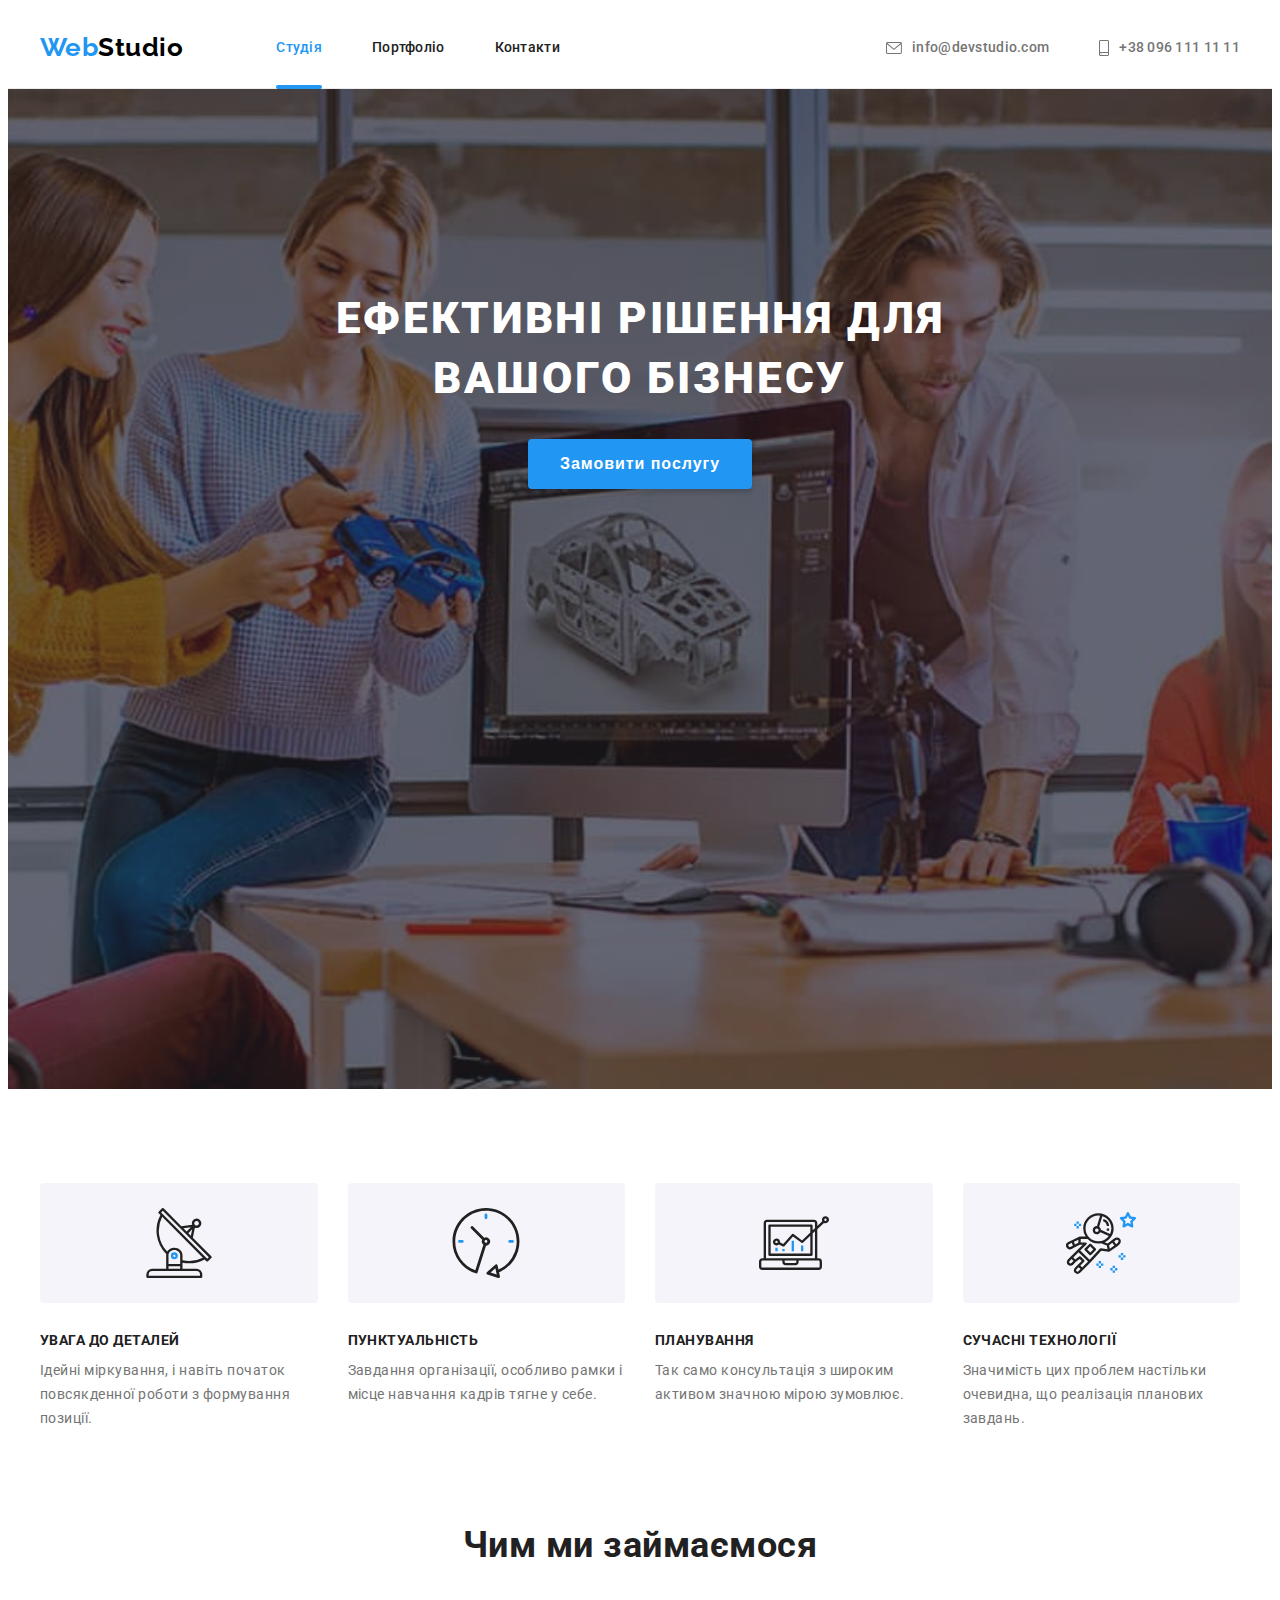
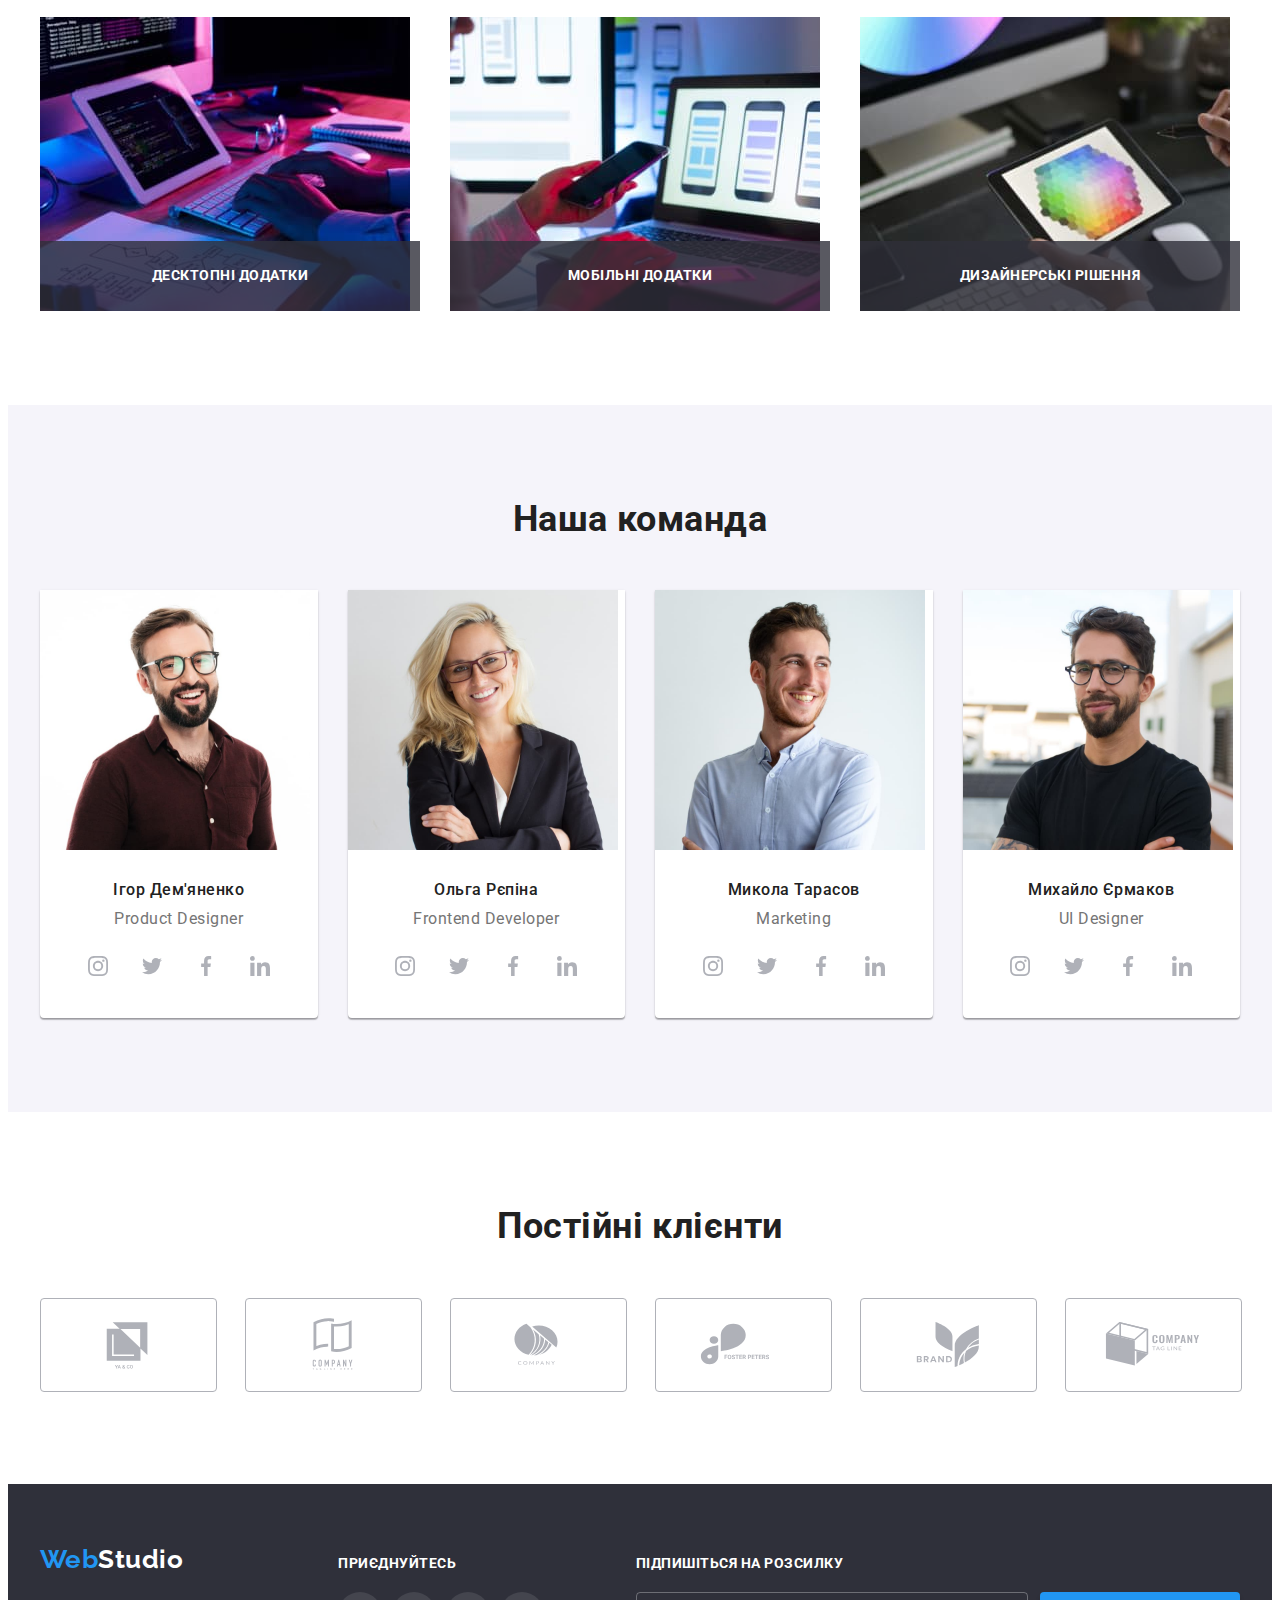
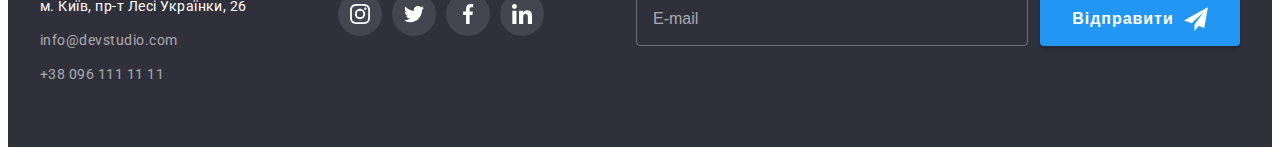
<file: index.html>
<!DOCTYPE html>
<html lang="uk">
  <head>
    <meta charset="UTF-8" />
    <meta http-equiv="X-UA-Compatible" content="IE=edge" />
    <meta name="viewport" content="width=device-width, initial-scale=1.0" />
    <title>Студія</title>
    <link rel="preconnect" href="https://fonts.googleapis.com" />
    <link rel="preconnect" href="https://fonts.gstatic.com" crossorigin />
    <link
      href="https://fonts.googleapis.com/css2?family=Raleway:wght@700&family=Roboto:wght@400;500;700;900&display=swap"
      rel="stylesheet"
    />
    <link
      rel="stylesheet"
      href="https://cdnjs.cloudflare.com/ajax/libs/modern-normalize/1.1.0/modern-normalize.min.css"
      integrity="sha512-wpPYUAdjBVSE4KJnH1VR1HeZfpl1ub8YT/NKx4PuQ5NmX2tKuGu6U/JRp5y+Y8XG2tV+wKQpNHVUX03MfMFn9Q=="
      crossorigin="anonymous"
      referrerpolicy="no-referrer"
    />
    <link rel="stylesheet" href="./css/styles.css" />
  </head>
  <body>
    <header class="header">
      <div class="container main-navigation">
        <nav class="main-navigation">
          <!-- Шапка лого -->
          <a href="./index.html" class="logo">Web<span class="logo-black">Studio</span></a>

          <!-- Шапка навігація -->
          <ul class="header-navigation list">
            <li class="item"><a href="./index.html" class="link current">Студія</a></li>
            <li class="item"><a href="./portfolio.html" class="link">Портфоліо</a></li>
            <li class="item"><a href="#" class="link">Контакти</a></li>
          </ul>
        </nav>

        <!-- Шапка контакти -->
        <ul class="header-contacts list">
          <li class="item">
            <a href="mailto:info@devstudio.com" class="header-link link">
              <svg class="icon-contacts" width="16" height="12">
                <use href="./images/icons.svg#icon-envelope"></use>
              </svg>
              info@devstudio.com</a
            >
          </li>
          <li class="item">
            <a href="tel:+380961111111" class="header-link link">
              <svg class="icon-contacts" width="10" height="16">
                <use href="./images/icons.svg#icon-smartphone"></use>
              </svg>
              +38 096 111 11 11</a
            >
          </li>
        </ul>
      </div>
    </header>

    <main>
      <!-- Герой -->
      <section class="hero">
        <div class="container">
          <h1 class="hero-title">
            Ефективні рішення для <br />
            вашого бізнесу
          </h1>
          <button type="button" class="main-button hero-button" data-modal-open>
            Замовити послугу
          </button>
        </div>
      </section>

      <!-- Переваги -->
      <section class="benefits section">
        <div class="container">
          <h2 class="visually-hidden">Наші переваги</h2>
          <ul class="benefits-list list">
            <li class="item">
              <div class="benefits-box-images">
                <svg class="benefits-icon" width="70" height="70">
                  <use href="./images/icons.svg#icon-antenna"></use>
                </svg>
              </div>
              <h3 class="benefits-subtitle">Увага до деталей</h3>
              <p class="benefits-text">
                Ідейні міркування, і навіть початок повсякденної роботи з формування позиції.
              </p>
            </li>
            <li class="item">
              <div class="benefits-box-images">
                <svg class="benefits-icon" width="70" height="70">
                  <use href="./images/icons.svg#icon-clock"></use>
                </svg>
              </div>
              <h3 class="benefits-subtitle">Пунктуальність</h3>
              <p class="benefits-text">
                Завдання організації, особливо рамки і місце навчання кадрів тягне у себе.
              </p>
            </li>
            <li class="item">
              <div class="benefits-box-images">
                <svg class="benefits-icon" width="70" height="70">
                  <use href="./images/icons.svg#icon-diagram"></use>
                </svg>
              </div>
              <h3 class="benefits-subtitle">Планування</h3>
              <p class="benefits-text">
                Так само консультація з широким активом значною мірою зумовлює.
              </p>
            </li>
            <li class="item">
              <div class="benefits-box-images">
                <svg class="benefits-icon" width="70" height="70">
                  <use href="./images/icons.svg#icon-astronaut"></use>
                </svg>
              </div>
              <h3 class="benefits-subtitle">Сучасні технології</h3>
              <p class="benefits-text">
                Значимість цих проблем настільки очевидна, що реалізація планових завдань.
              </p>
            </li>
          </ul>
        </div>
      </section>

      <!-- Чим ми займаємося -->
      <section class="work section">
        <div class="container">
          <h2 class="section-title">Чим ми займаємося</h2>
          <ul class="work-list list">
            <li class="item">
              <img src="./images/box1.jpg" alt="Десктопні додатки" width="370" height="294" />
              <p class="work-box">Десктопні додатки</p>
            </li>
            <li class="item">
              <img src="./images/box2.jpg" alt="Мобільні додатки" width="370" height="294" />
              <p class="work-box">Мобільні додатки</p>
            </li>
            <li class="item">
              <img src="./images/box3.jpg" alt="Дизайнерські рішення" width="370" height="294" />
              <p class="work-box">Дизайнерські рішення</p>
            </li>
          </ul>
        </div>
      </section>

      <!-- Команда -->
      <section class="team section">
        <div class="container">
          <h2 class="section-title">Наша команда</h2>
          <ul class="team-list list">
            <li class="item">
              <img src="./images/img1.jpg" alt="Ігор Дем'яненко" width="270" height="260" />
              <div class="team-card">
                <h3 class="team-subtitle">Ігор Дем'яненко</h3>
                <p class="team-text">Product Designer</p>
                <ul class="social-list list">
                  <li class="social-item">
                    <a href="https://www.instagram.com/" target="_blank" class="social-link">
                      <svg class="social-icon" width="20" height="20">
                        <use href="./images/icons.svg#icon-instagram"></use>
                      </svg>
                    </a>
                  </li>
                  <li class="social-item">
                    <a href="https://twitter.com/?lang=uk" target="_blank" class="social-link">
                      <svg class="social-icon" width="20" height="20">
                        <use href="./images/icons.svg#icon-twitter"></use>
                      </svg>
                    </a>
                  </li>
                  <li class="social-item">
                    <a href="https://uk-ua.facebook.com/" target="_blank" class="social-link">
                      <svg class="social-icon" width="20" height="20">
                        <use href="./images/icons.svg#icon-facebook"></use>
                      </svg>
                    </a>
                  </li>
                  <li class="social-item">
                    <a href="https://www.linkedin.com/" target="_blank" class="social-link">
                      <svg class="social-icon" width="20" height="20">
                        <use href="./images/icons.svg#icon-linkedin"></use>
                      </svg>
                    </a>
                  </li>
                </ul>
              </div>
            </li>
            <li class="item">
              <img src="./images/img2.jpg" alt="Ольга Рєпіна" width="270" height="260" />
              <div class="team-card">
                <h3 class="team-subtitle">Ольга Рєпіна</h3>
                <p class="team-text">Frontend Developer</p>
                <ul class="social-list list">
                  <li class="social-item">
                    <a href="https://www.instagram.com/" target="_blank" class="social-link">
                      <svg class="social-icon" width="20" height="20">
                        <use href="./images/icons.svg#icon-instagram"></use>
                      </svg>
                    </a>
                  </li>
                  <li class="social-item">
                    <a href="https://twitter.com/?lang=uk" target="_blank" class="social-link">
                      <svg class="social-icon" width="20" height="20">
                        <use href="./images/icons.svg#icon-twitter"></use>
                      </svg>
                    </a>
                  </li>
                  <li class="social-item">
                    <a href="https://uk-ua.facebook.com/" target="_blank" class="social-link">
                      <svg class="social-icon" width="20" height="20">
                        <use href="./images/icons.svg#icon-facebook"></use>
                      </svg>
                    </a>
                  </li>
                  <li class="social-item">
                    <a href="https://www.linkedin.com/" target="_blank" class="social-link">
                      <svg class="social-icon" width="20" height="20">
                        <use href="./images/icons.svg#icon-linkedin"></use>
                      </svg>
                    </a>
                  </li>
                </ul>
              </div>
            </li>
            <li class="item">
              <img src="./images/img3.jpg" alt="Микола Тарасов" width="270" height="260" />
              <div class="team-card">
                <h3 class="team-subtitle">Микола Тарасов</h3>
                <p class="team-text">Marketing</p>
                <ul class="social-list list">
                  <li class="social-item">
                    <a href="https://www.instagram.com/" target="_blank" class="social-link">
                      <svg class="social-icon" width="20" height="20">
                        <use href="./images/icons.svg#icon-instagram"></use>
                      </svg>
                    </a>
                  </li>
                  <li class="social-item">
                    <a href="https://twitter.com/?lang=uk" target="_blank" class="social-link">
                      <svg class="social-icon" width="20" height="20">
                        <use href="./images/icons.svg#icon-twitter"></use>
                      </svg>
                    </a>
                  </li>
                  <li class="social-item">
                    <a href="https://uk-ua.facebook.com/" target="_blank" class="social-link">
                      <svg class="social-icon" width="20" height="20">
                        <use href="./images/icons.svg#icon-facebook"></use>
                      </svg>
                    </a>
                  </li>
                  <li class="social-item">
                    <a href="https://www.linkedin.com/" target="_blank" class="social-link">
                      <svg class="social-icon" width="20" height="20">
                        <use href="./images/icons.svg#icon-linkedin"></use>
                      </svg>
                    </a>
                  </li>
                </ul>
              </div>
            </li>
            <li class="item">
              <img src="./images/img4.jpg" alt="Михайло Єрмаков" width="270" height="260" />
              <div class="team-card">
                <h3 class="team-subtitle">Михайло Єрмаков</h3>
                <p class="team-text">UI Designer</p>
                <ul class="social-list list">
                  <li class="social-item">
                    <a href="https://www.instagram.com/" target="_blank" class="social-link">
                      <svg class="social-icon" width="20" height="20">
                        <use href="./images/icons.svg#icon-instagram"></use>
                      </svg>
                    </a>
                  </li>
                  <li class="social-item">
                    <a href="https://twitter.com/?lang=uk" target="_blank" class="social-link">
                      <svg class="social-icon" width="20" height="20">
                        <use href="./images/icons.svg#icon-twitter"></use>
                      </svg>
                    </a>
                  </li>
                  <li class="social-item">
                    <a href="https://uk-ua.facebook.com/" target="_blank" class="social-link">
                      <svg class="social-icon" width="20" height="20">
                        <use href="./images/icons.svg#icon-facebook"></use>
                      </svg>
                    </a>
                  </li>
                  <li class="social-item">
                    <a href="https://www.linkedin.com/" target="_blank" class="social-link">
                      <svg class="social-icon" width="20" height="20">
                        <use href="./images/icons.svg#icon-linkedin"></use>
                      </svg>
                    </a>
                  </li>
                </ul>
              </div>
            </li>
          </ul>
        </div>
      </section>

      <!-- Клієнти -->
      <section class="client section">
        <div class="container">
          <h2 class="section-title">Постійні клієнти</h2>
          <ul class="client-list list">
            <li class="item">
              <a href="#" class="client-link"
                ><svg class="client-icon" width="106" height="60">
                  <use href="./images/icons.svg#icon-company1"></use></svg
              ></a>
            </li>
            <li class="item">
              <a href="#" class="client-link"
                ><svg class="client-icon" width="106" height="60">
                  <use href="./images/icons.svg#icon-company2"></use></svg
              ></a>
            </li>
            <li class="item">
              <a href="#" class="client-link"
                ><svg class="client-icon" width="106" height="60">
                  <use href="./images/icons.svg#icon-company3"></use></svg
              ></a>
            </li>
            <li class="item">
              <a href="#" class="client-link"
                ><svg class="client-icon" width="106" height="60">
                  <use href="./images/icons.svg#icon-company4"></use></svg
              ></a>
            </li>
            <li class="item">
              <a href="#" class="client-link"
                ><svg class="client-icon" width="106" height="60">
                  <use href="./images/icons.svg#icon-company5"></use></svg
              ></a>
            </li>
            <li class="item">
              <a href="#" class="client-link"
                ><svg class="client-icon" width="106" height="60">
                  <use href="./images/icons.svg#icon-company6"></use></svg
              ></a>
            </li>
          </ul>
        </div>
      </section>
    </main>

    <footer class="footer">
      <div class="container footer-container">
        <div class="footer-contacts">
          <!-- Підвал лого -->
          <a href="./index.html" class="logo">Web<span class="logo-white">Studio</span></a>

          <!-- Підвал контакти -->
          <address class="footer-address">
            <ul class="address-list list">
              <li class="item">
                <a
                  href="https://goo.gl/maps/CPtrU1FHBa2aNyZL9"
                  target="_blank"
                  rel="noopener noreferrer nofollow"
                  class="footer-link maps-link"
                >
                  м. Київ, пр-т Лесі Українки, 26</a
                >
              </li>
              <li class="item">
                <a href="mailto:info@devstudio.com" class="footer-link">info@devstudio.com</a>
              </li>
              <li class="item">
                <a href="tel:+380961111111" class="footer-link">+38 096 111 11 11</a>
              </li>
            </ul>
          </address>
        </div>

        <!-- Підвал соціальні іконки -->
        <div class="footer-social-iconbox">
          <p class="footer-subtitle">Приєднуйтесь</p>
          <ul class="social-list list">
            <li class="social-item">
              <a href="https://www.instagram.com/" target="_blank" class="footer-social-link">
                <svg class="footer-social-icon" width="20" height="20">
                  <use href="./images/icons.svg#icon-instagram"></use>
                </svg>
              </a>
            </li>
            <li class="social-item">
              <a href="https://twitter.com/?lang=uk" target="_blank" class="footer-social-link">
                <svg class="footer-social-icon" width="20" height="20">
                  <use href="./images/icons.svg#icon-twitter"></use>
                </svg>
              </a>
            </li>
            <li class="social-item">
              <a href="https://uk-ua.facebook.com/" target="_blank" class="footer-social-link">
                <svg class="footer-social-icon" width="20" height="20">
                  <use href="./images/icons.svg#icon-facebook"></use>
                </svg>
              </a>
            </li>
            <li class="social-item">
              <a href="https://www.linkedin.com/" target="_blank" class="footer-social-link">
                <svg class="footer-social-icon" width="20" height="20">
                  <use href="./images/icons.svg#icon-linkedin"></use>
                </svg>
              </a>
            </li>
          </ul>
        </div>

        <!-- Підвал форма -->
        <div class="footer-subscribe">
          <p class="footer-subtitle">Підпишіться на розсилку</p>
          <form class="footer-form">
            <div class="footer-input-wrap">
              <input
                type="email"
                name="footer-input-email"
                class="footer-input"
                placeholder="E-mail"
                required
              />
              <button type="submit" class="main-button footer-subscribe-button">
                Відправити
                <svg class="footer-icon-button" width="24" height="24">
                  <use href="./images/icons.svg#icon-send"></use>
                </svg>
              </button>
            </div>
          </form>
        </div>
      </div>
    </footer>

    <!-- Модальне вікно -->
    <div class="backdrop is-hidden" data-modal>
      <div class="modal-window">
        <button type="button" class="modal-close-button" data-modal-close>
          <svg class="modal-close-icon" width="18" height="18">
            <use href="./images/icons.svg#icon-close"></use>
          </svg>
        </button>
        <p class="modal-title">Залиште свої дані, ми вам передзвонимо</p>
        <form class="modal-form">
          <div class="modal-area">
            <label for="modal-input-name" class="modal-label"><span>Ім'я</span></label>
            <div class="modal-input-wrap">
              <input
                type="text"
                name="user-name"
                class="modal-input"
                id="modal-input-name"
                required
              />
              <svg class="modal-input-icon" width="18" height="18">
                <use href="./images/icons.svg#icon-person"></use>
              </svg>
            </div>
          </div>
          <div class="modal-area">
            <label for="modal-input-tel" class="modal-label"><span>Телефон</span></label>
            <div class="modal-input-wrap">
              <input type="tel" name="user-tel" class="modal-input" id="modal-input-tel" required />
              <svg class="modal-input-icon" width="18" height="18">
                <use href="./images/icons.svg#icon-phone"></use>
              </svg>
            </div>
          </div>
          <div class="modal-area">
            <label for="modal-input-email" class="modal-label"><span>Пошта</span></label>
            <div class="modal-input-wrap">
              <input
                type="email"
                name="user-email"
                class="modal-input"
                id="modal-input-email"
                required
              />
              <svg class="modal-input-icon" width="18" height="18">
                <use href="./images/icons.svg#icon-email"></use>
              </svg>
            </div>
          </div>
          <div class="modal-area-comment">
            <label for="modal-input-comment" class="modal-label"><span>Коментар</span></label>
            <div class="modal-input-wrap">
              <textarea
                name="user-comment"
                class="modal-comment"
                id="modal-input-comment"
                placeholder="Введіть текст"
              ></textarea>
            </div>
          </div>
          <div class="modal-check">
            <input
              type="checkbox"
              name="agreement"
              id="agreement"
              class="modal-agreement visually-hidden"
            />
            <label for="agreement" class="modal-text-agreement">
              <span>
                <svg class="modal-check-icon" width="16" height="15">
                  <use href="./images/icons.svg#icon-check"></use>
                </svg>
              </span>
              Погоджуюся з розсилкою та приймаю&nbsp;
              <a
                href="#"
                target="_blank"
                rel="noopener noreferrer nofollow"
                class="modal-agreement-link"
              >
                Умови договору</a
              ></label
            >
          </div>
          <button type="submit" class="main-button modal-send-button">Відправити</button>
        </form>
      </div>
    </div>

    <script src="./js/modal.js"></script>
  </body>
</html>
</file>
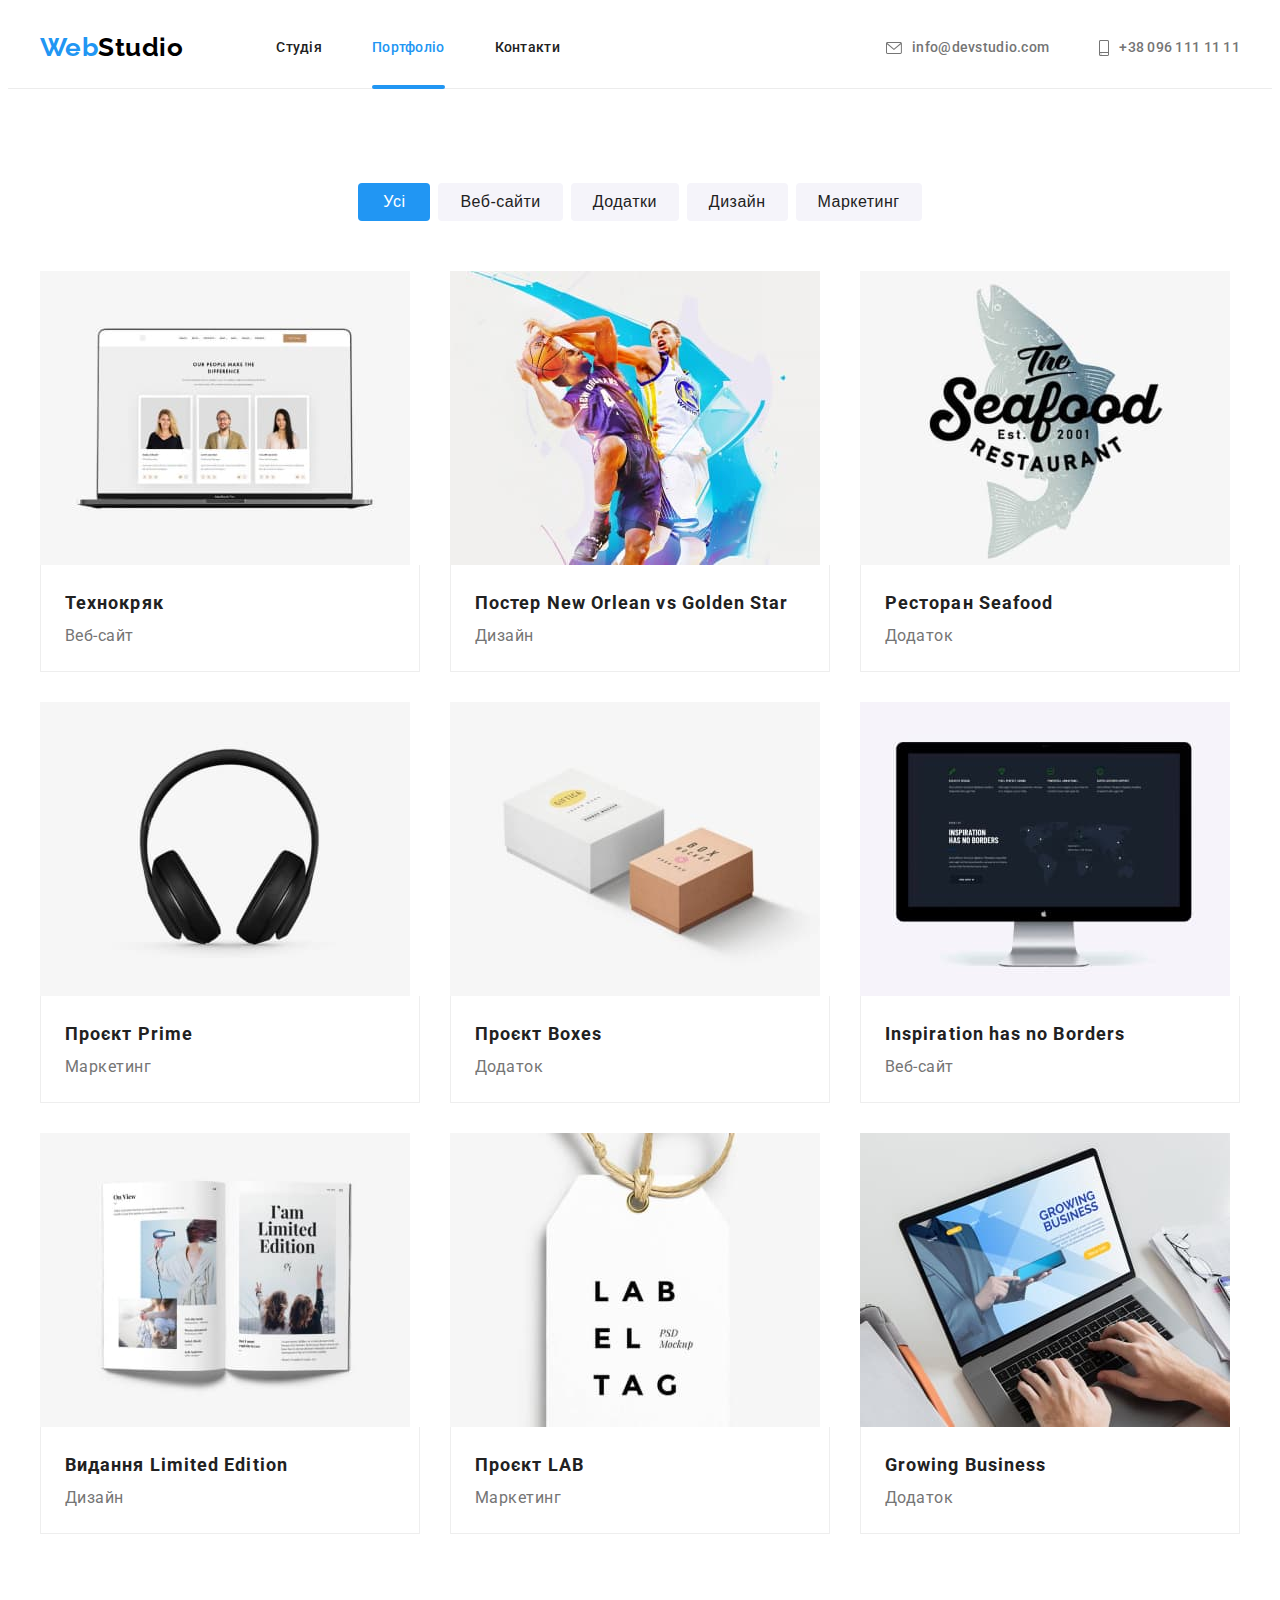
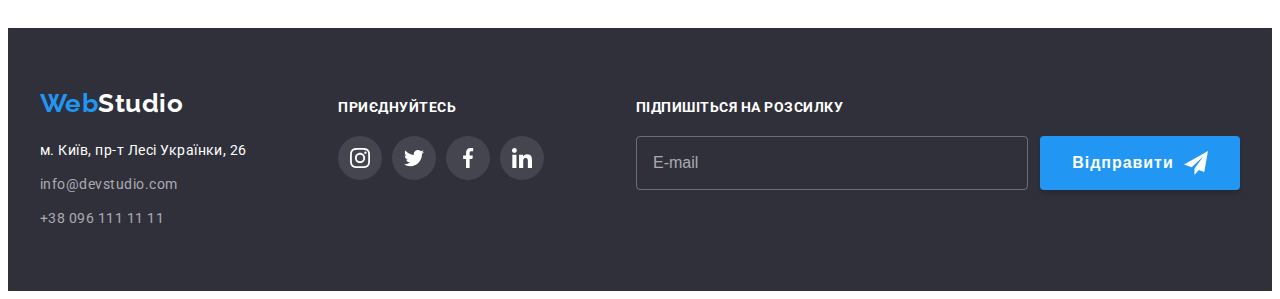
<file: portfolio.html>
<!DOCTYPE html>
<html lang="uk">
  <head>
    <meta charset="UTF-8" />
    <meta http-equiv="X-UA-Compatible" content="IE=edge" />
    <meta name="viewport" content="width=device-width, initial-scale=1.0" />
    <title>Студія</title>
    <link rel="preconnect" href="https://fonts.googleapis.com" />
    <link rel="preconnect" href="https://fonts.gstatic.com" crossorigin />
    <link
      href="https://fonts.googleapis.com/css2?family=Raleway:wght@700&family=Roboto:wght@400;500;700;900&display=swap"
      rel="stylesheet"
    />
    <link
      rel="stylesheet"
      href="https://cdnjs.cloudflare.com/ajax/libs/modern-normalize/1.1.0/modern-normalize.min.css"
      integrity="sha512-wpPYUAdjBVSE4KJnH1VR1HeZfpl1ub8YT/NKx4PuQ5NmX2tKuGu6U/JRp5y+Y8XG2tV+wKQpNHVUX03MfMFn9Q=="
      crossorigin="anonymous"
      referrerpolicy="no-referrer"
    />
    <link rel="stylesheet" href="./css/styles.css" />
  </head>
  <body>
    <header class="header">
      <div class="container main-navigation">
        <nav class="main-navigation">
          <!-- Шапка лого -->
          <a href="./index.html" class="logo">Web<span class="logo-black">Studio</span></a>

          <!-- Шапка навігація -->
          <ul class="header-navigation list">
            <li class="item"><a href="./index.html" class="link">Студія</a></li>
            <li class="item"><a href="./portfolio.html" class="link current">Портфоліо</a></li>
            <li class="item"><a href="#" class="link">Контакти</a></li>
          </ul>
        </nav>

        <!-- Шапка контакти -->
        <ul class="header-contacts list">
          <li class="item">
            <a href="mailto:info@devstudio.com" class="header-link link">
              <svg class="icon-contacts" width="16" height="12">
                <use href="./images/icons.svg#icon-envelope"></use>
              </svg>
              info@devstudio.com</a
            >
          </li>
          <li class="item">
            <a href="tel:+380961111111" class="header-link link">
              <svg class="icon-contacts" width="10" height="16">
                <use href="./images/icons.svg#icon-smartphone"></use>
              </svg>
              +38 096 111 11 11</a
            >
          </li>
        </ul>
      </div>
    </header>

    <main>
      <!-- Портфолію -->
      <section class="portfolio section">
        <div class="container">
          <h1 class="visually-hidden">Портфоліо</h1>

          <!-- Фільтр-кнопки -->
          <ul class="portfolio-btnlist list">
            <li class="item">
              <button type="button" class="portfolio-button button-all current">Усі</button>
            </li>
            <li class="item"><button type="button" class="portfolio-button">Веб-сайти</button></li>
            <li class="item"><button type="button" class="portfolio-button">Додатки</button></li>
            <li class="item"><button type="button" class="portfolio-button">Дизайн</button></li>
            <li class="item"><button type="button" class="portfolio-button">Маркетинг</button></li>
          </ul>
        </div>

        <!-- Картки -->
        <div class="container">
          <ul class="cards-list list">
            <li class="cards-item">
              <a href="#" class="cards-link">
                <div class="cards-overlay">
                  <img
                    src="./images/portfolio1.jpg"
                    alt="Технокряк Веб-сайт"
                    width="370"
                    height="294"
                  />
                  <p class="cards-overlay-text">
                    Ресурс пропонує комплексні пропозиції з різним рівнем функціоналу та сервісів.
                    Все це дозволить відвідувачу отримати вичерпні відомості про компанію чи
                    приватну особу.
                  </p>
                </div>
                <div class="cards-info">
                  <h2 class="cards-sublitle">Технокряк</h2>
                  <p class="cards-text">Веб-сайт</p>
                </div>
              </a>
            </li>
            <li class="cards-item">
              <a href="#" class="cards-link">
                <div class="cards-overlay">
                  <img
                    src="./images/portfolio2.jpg"
                    alt="Постер New Orlean vs Golden Star Дизайн"
                    width="370"
                    height="294"
                  />
                  <p class="cards-overlay-text">
                    Ресурс пропонує комплексні пропозиції з різним рівнем функціоналу та сервісів.
                    Все це дозволить відвідувачу отримати вичерпні відомості про компанію чи
                    приватну особу.
                  </p>
                </div>
                <div class="cards-info">
                  <h2 class="cards-sublitle">Постер New Orlean vs Golden Star</h2>
                  <p class="cards-text">Дизайн</p>
                </div>
              </a>
            </li>
            <li class="cards-item">
              <a href="#" class="cards-link">
                <div class="cards-overlay">
                  <img
                    src="./images/portfolio3.jpg"
                    alt="Ресторан Seafood Додаток"
                    width="370"
                    height="294"
                  />
                  <p class="cards-overlay-text">
                    Ресурс пропонує комплексні пропозиції з різним рівнем функціоналу та сервісів.
                    Все це дозволить відвідувачу отримати вичерпні відомості про компанію чи
                    приватну особу.
                  </p>
                </div>
                <div class="cards-info">
                  <h2 class="cards-sublitle">Ресторан Seafood</h2>
                  <p class="cards-text">Додаток</p>
                </div>
              </a>
            </li>
            <li class="cards-item">
              <a href="#" class="cards-link">
                <div class="cards-overlay">
                  <img
                    src="./images/portfolio4.jpg"
                    alt="Проєкт Prime Маркетинг"
                    width="370"
                    height="294"
                  />
                  <p class="cards-overlay-text">
                    Ресурс пропонує комплексні пропозиції з різним рівнем функціоналу та сервісів.
                    Все це дозволить відвідувачу отримати вичерпні відомості про компанію чи
                    приватну особу.
                  </p>
                </div>
                <div class="cards-info">
                  <h2 class="cards-sublitle">Проєкт Prime</h2>
                  <p class="cards-text">Маркетинг</p>
                </div>
              </a>
            </li>
            <li class="cards-item">
              <a href="#" class="cards-link">
                <div class="cards-overlay">
                  <img
                    src="./images/portfolio5.jpg"
                    alt="Проєкт Boxes Додаток"
                    width="370"
                    height="294"
                  />
                  <p class="cards-overlay-text">
                    Ресурс пропонує комплексні пропозиції з різним рівнем функціоналу та сервісів.
                    Все це дозволить відвідувачу отримати вичерпні відомості про компанію чи
                    приватну особу.
                  </p>
                </div>
                <div class="cards-info">
                  <h2 class="cards-sublitle">Проєкт Boxes</h2>
                  <p class="cards-text">Додаток</p>
                </div>
              </a>
            </li>
            <li class="cards-item">
              <a href="#" class="cards-link">
                <div class="cards-overlay">
                  <img
                    src="./images/portfolio6.jpg"
                    alt="Inspiration has no Borders Веб-сайт"
                    width="370"
                    height="294"
                  />
                  <p class="cards-overlay-text">
                    Ресурс пропонує комплексні пропозиції з різним рівнем функціоналу та сервісів.
                    Все це дозволить відвідувачу отримати вичерпні відомості про компанію чи
                    приватну особу.
                  </p>
                </div>
                <div class="cards-info">
                  <h2 class="cards-sublitle">Inspiration has no Borders</h2>
                  <p class="cards-text">Веб-сайт</p>
                </div>
              </a>
            </li>
            <li class="cards-item">
              <a href="#" class="cards-link">
                <div class="cards-overlay">
                  <img
                    src="./images/portfolio7.jpg"
                    alt="Видання Limited Edition Дизайн"
                    width="370"
                    height="294"
                  />
                  <p class="cards-overlay-text">
                    Ресурс пропонує комплексні пропозиції з різним рівнем функціоналу та сервісів.
                    Все це дозволить відвідувачу отримати вичерпні відомості про компанію чи
                    приватну особу.
                  </p>
                </div>
                <div class="cards-info">
                  <h2 class="cards-sublitle">Видання Limited Edition</h2>
                  <p class="cards-text">Дизайн</p>
                </div>
              </a>
            </li>
            <li class="cards-item">
              <a href="#" class="cards-link">
                <div class="cards-overlay">
                  <img
                    src="./images/portfolio8.jpg"
                    alt="Проєкт LAB Маркетинг"
                    width="370"
                    height="294"
                  />
                  <p class="cards-overlay-text">
                    Ресурс пропонує комплексні пропозиції з різним рівнем функціоналу та сервісів.
                    Все це дозволить відвідувачу отримати вичерпні відомості про компанію чи
                    приватну особу.
                  </p>
                </div>
                <div class="cards-info">
                  <h2 class="cards-sublitle">Проєкт LAB</h2>
                  <p class="cards-text">Маркетинг</p>
                </div>
              </a>
            </li>
            <li class="cards-item">
              <a href="#" class="cards-link">
                <div class="cards-overlay">
                  <img
                    src="./images/portfolio9.jpg"
                    alt="Growing Business Додаток"
                    width="370"
                    height="294"
                  />
                  <p class="cards-overlay-text">
                    Ресурс пропонує комплексні пропозиції з різним рівнем функціоналу та сервісів.
                    Все це дозволить відвідувачу отримати вичерпні відомості про компанію чи
                    приватну особу.
                  </p>
                </div>
                <div class="cards-info">
                  <h2 class="cards-sublitle">Growing Business</h2>
                  <p class="cards-text">Додаток</p>
                </div>
              </a>
            </li>
          </ul>
        </div>
      </section>
    </main>

    <footer class="footer">
      <div class="container footer-container">
        <div class="footer-contacts">
          <!-- Підвал лого -->
          <a href="./index.html" class="logo">Web<span class="logo-white">Studio</span></a>

          <!-- Підвал контакти -->
          <address class="footer-address">
            <ul class="address-list list">
              <li class="item">
                <a
                  href="https://goo.gl/maps/CPtrU1FHBa2aNyZL9"
                  target="_blank"
                  rel="noopener noreferrer nofollow"
                  class="footer-link maps-link"
                >
                  м. Київ, пр-т Лесі Українки, 26</a
                >
              </li>
              <li class="item">
                <a href="mailto:info@devstudio.com" class="footer-link">info@devstudio.com</a>
              </li>
              <li class="item">
                <a href="tel:+380961111111" class="footer-link">+38 096 111 11 11</a>
              </li>
            </ul>
          </address>
        </div>

        <!-- Підвал соціальні іконки -->
        <div class="footer-social-iconbox">
          <p class="footer-subtitle">Приєднуйтесь</p>
          <ul class="social-list list">
            <li class="social-item">
              <a href="https://www.instagram.com/" target="_blank" class="footer-social-link">
                <svg class="footer-social-icon" width="20" height="20">
                  <use href="./images/icons.svg#icon-instagram"></use>
                </svg>
              </a>
            </li>
            <li class="social-item">
              <a href="https://twitter.com/?lang=uk" target="_blank" class="footer-social-link">
                <svg class="footer-social-icon" width="20" height="20">
                  <use href="./images/icons.svg#icon-twitter"></use>
                </svg>
              </a>
            </li>
            <li class="social-item">
              <a href="https://uk-ua.facebook.com/" target="_blank" class="footer-social-link">
                <svg class="footer-social-icon" width="20" height="20">
                  <use href="./images/icons.svg#icon-facebook"></use>
                </svg>
              </a>
            </li>
            <li class="social-item">
              <a href="https://www.linkedin.com/" target="_blank" class="footer-social-link">
                <svg class="footer-social-icon" width="20" height="20">
                  <use href="./images/icons.svg#icon-linkedin"></use>
                </svg>
              </a>
            </li>
          </ul>
        </div>

        <!-- Підвал форма -->
        <div class="footer-subscribe">
          <p class="footer-subtitle">Підпишіться на розсилку</p>
          <form class="footer-form">
            <div class="footer-input-wrap">
              <input
                type="email"
                name="footer-input-email"
                class="footer-input"
                placeholder="E-mail"
                required
              />
              <button type="submit" class="main-button footer-subscribe-button">
                Відправити
                <svg class="footer-icon-button" width="24" height="24">
                  <use href="./images/icons.svg#icon-send"></use>
                </svg>
              </button>
            </div>
          </form>
        </div>
      </div>
    </footer>
  </body>
</html>
</file>
<file: css/styles.css>
/* Кольори */

/* Білий (осн. фон та дод. текст)– #ffffff; */
/* Колір бренду (активний) – #2196f3; */

/* Додатковий фон1 – background: #2f303a; */
/* Додатковий фон2 – background: #f5f4fa; */

/* Основний текст – color: #212121; */
/* Додатковий текст – color: #757575; */

/* Колір кнопки (активний) - #188ce8; */
/* Чорний – #000000; */
/* Білий з прозорістю – rgba(255, 255, 255, 0.6); */
/* Сірий border хедер – #ececec; */
/* Сірий border картки – #eeeeee; */

/* Фон Hero – #c4c4c4; */
/* Колір іконок – #afb1b8 */

:root {
  --white-base: #ffffff;
  --brand-color: #2196f3;
  --bgrd-primary: #2f303a;
  --bgrd-secondary: #f5f4fa;
  --txt-primary: #212121;
  --txt-secondary: #757575;
  --button-active: #188ce8;
  --black: #000000;
  --white-transparency: rgba(255, 255, 255, 0.6);
  --border-header-gray: #ececec;
  --border-cards-gray: #eeeeee;
  --bgrd-hero: #c4c4c4;
  --icon-color: #afb1b8;
  --time-distribution: 250ms cubic-bezier(0.4, 0, 0.2, 1);
}

/* Скидання стилів */

p,
h1,
h2,
h3,
h4,
h5,
h6 {
  margin: 0;
}

ul,
ol {
  margin: 0;
  padding-left: 0;
}

button {
  cursor: pointer;
}

address {
  font-style: normal;
}

img {
  display: block;
  max-width: 100%;
  height: auto;
}

body {
  background-color: var(--white-base);
  color: var(--txt-primary);

  font-family: 'Roboto', 'Helvetica Neue', 'Verdana', 'Tahoma', sans-serif;
  letter-spacing: 0.03em;
}

/* Загальні класи */

.section {
  padding-top: 94px;
  padding-bottom: 94px;
}

.container {
  width: 1200px;
  padding-left: 15px;
  padding-right: 15px;
  margin: 0 auto;
}

.list {
  list-style: none;
}

.main-button {
  display: block;
  margin: 0 auto;
  border-radius: 4px;
  border: none;

  background-color: var(--brand-color);
  color: var(--white-base);
  box-shadow: 0px 4px 4px rgba(0, 0, 0, 0.15);

  font-weight: 700;
  font-size: 16px;
  line-height: 1.88;
  letter-spacing: 0.06em;

  transition: background-color var(--time-distribution), box-shadow var(--time-distribution);
}

.main-button:hover,
.main-button:focus {
  background-color: var(--button-active);
  box-shadow: 0px 4px 4px rgba(0, 0, 0, 0.15);
}

/* Шапка */

.header {
  border-bottom: 1px solid var(--border-header-gray);
}

.main-navigation {
  display: flex;
  align-items: center;
}

/* Шапка лого */

.logo {
  color: var(--brand-color);

  font-family: 'Raleway';
  font-weight: 700;
  font-size: 26px;
  line-height: 1.2;
  text-decoration: none;
}

.logo-black {
  color: var(--black);
}

.logo-white {
  color: var(--white-base);
}

/* Шапка посилання */

.link {
  display: block;
  padding-top: 32px;
  padding-bottom: 32px;

  color: var(--txt-primary);

  font-weight: 500;
  font-size: 14px;
  line-height: 1.14;
  letter-spacing: 0.02em;
  text-decoration: none;

  transition: color var(--time-distribution);
}

/* Шапка навігація */

.header-navigation {
  display: flex;
  gap: 50px;
  margin-left: 93px;
  align-items: center;
}

.header-navigation .link.current {
  position: relative;
  color: var(--brand-color);
}

.header-navigation .link:hover,
.header-navigation .link:focus {
  color: var(--brand-color);
}

.link.current::after {
  content: '';
  position: absolute;
  display: block;
  width: 100%;
  height: 4px;
  bottom: -1px;
  border-radius: 2px;
  background-color: var(--brand-color);
}
/* Шапка контакти */

.header-contacts {
  display: flex;
  gap: 50px;
  margin-left: auto;
  align-items: center;
}

.header-link {
  display: flex;
  align-items: center;
}

.header-contacts .link {
  color: var(--txt-secondary);
}

.header-contacts .link:hover,
.header-contacts .link:focus {
  color: var(--brand-color);
}

.icon-contacts {
  margin-right: 10px;
  fill: currentColor;
}

.icon-contacts:hover,
.icon-contacts:focus {
  fill: var(--brand-color);
}

/* Герой */

.hero {
  padding-top: 200px;
  padding-bottom: 200px;

  max-width: 1600px;
  height: 600px;
  margin-left: auto;
  margin-right: auto;

  background-image: linear-gradient(rgba(47, 48, 58, 0.4), rgba(47, 48, 58, 0.4)),
    url(../images/img-hero.jpg);
  background-color: var(--bgrd-hero);
  background-repeat: no-repeat;
  background-position: center;
  background-size: cover;
  flex-grow: 1;

  text-align: center;
}

.hero-title {
  margin-bottom: 30px;

  color: var(--white-base);

  font-weight: 900;
  font-size: 44px;
  line-height: 1.36;
  letter-spacing: 0.06em;
  text-transform: uppercase;
}

.hero-button {
  min-width: 216px;
  padding: 10px 32px;
}

/* Секції */

/* Приховані заголовки */
.visually-hidden {
  position: absolute;
  white-space: nowrap;
  width: 1px;
  height: 1px;
  overflow: hidden;
  border: 0;
  padding: 0;
  clip: rect(0 0 0 0);
  clip-path: inset(50%);
  margin: -1px;
}

/* Заголовки h2 */
.section-title {
  margin-bottom: 50px;

  font-weight: 700;
  font-size: 36px;
  line-height: 1.16;
  text-align: center;
}

/* Переваги */

.benefits {
  padding-bottom: 0;
}

.benefits-list {
  display: flex;
  gap: 30px;
}

.benefits-list .item {
  flex-basis: calc((100% - 90px) / 4);
}

.benefits-subtitle {
  margin-bottom: 10px;

  font-weight: 700;
  font-size: 14px;
  line-height: 1.14;
  text-transform: uppercase;
}

.benefits-text {
  color: var(--txt-secondary);

  font-size: 14px;
  line-height: 1.71;
}

.benefits-box-images {
  display: flex;
  justify-content: center;
  align-items: center;
  height: 120px;
  margin-bottom: 30px;
  border-radius: 4px;

  background-color: var(--bgrd-secondary);
}

/* Чим ми займаємося */

.work-list {
  display: flex;
  gap: 30px;
}

.work-list .item {
  position: relative;
  flex-basis: calc((100% - 60px) / 3);
}

.work-box {
  position: absolute;
  width: 100%;
  height: 70px;
  bottom: 0;
  display: flex;
  justify-content: center;
  align-items: center;

  color: var(--white-base);
  background-color: rgba(47, 48, 58, 0.8);

  font-weight: 700;
  font-size: 14px;
  line-height: 1.14;
  text-align: center;
  text-transform: uppercase;
}

/* Команда */

.team-list {
  display: flex;
  gap: 30px;
}

.team-list .item {
  flex-basis: calc((100% - 90px) / 4);
  border-radius: 0px 0px 4px 4px;

  background-color: var(--white-base);
  box-shadow: 0px 1px 3px rgba(0, 0, 0, 0.12), 0px 1px 1px rgba(0, 0, 0, 0.14),
    0px 2px 1px rgba(0, 0, 0, 0.2);
}

.team {
  background-color: var(--bgrd-secondary);
}

.team-card {
  padding-top: 30px;
  padding-bottom: 30px;
}

.team-subtitle {
  margin-bottom: 10px;

  font-weight: 500;
  font-size: 16px;
  line-height: 1.19;
  text-align: center;
}

.team-text {
  margin-bottom: 16px;

  color: var(--txt-secondary);

  font-size: 16px;
  line-height: 1.19;
  text-align: center;
}

/* Соціальні іконки */

.social-list {
  display: flex;
  justify-content: center;
  gap: 10px;
}

.social-item {
  width: 44px;
  height: 44px;
}

.social-link {
  display: flex;
  justify-content: center;
  align-items: center;
  width: 100%;
  height: 100%;
  border-radius: 50%;

  transition: background-color var(--time-distribution);
}

.social-icon {
  fill: var(--icon-color);
  transition: fill var(--time-distribution), transform var(--time-distribution);
}

.social-link:hover,
.social-link:focus {
  background-color: var(--brand-color);
}

.social-link:hover .social-icon,
.social-link:focus .social-icon {
  fill: var(--white-base);
}

/* Клієнти */

.client-list {
  display: flex;
  gap: 30px;
}

.client-list .item {
  flex-basis: calc((100% - 150px) / 6);
  height: 92px;
}

.client-link {
  display: flex;
  justify-content: center;
  align-items: center;
  width: 100%;
  height: 100%;
  border: 1px solid var(--icon-color);
  border-radius: 4px;

  transition: border-color var(--time-distribution);
}

.client-icon {
  fill: var(--icon-color);
  transition: fill var(--time-distribution);
}

.client-link:hover,
.client-link:focus {
  border-color: var(--brand-color);
}

.client-link:hover .client-icon,
.client-link:focus .client-icon {
  fill: var(--brand-color);
}

/* Підвал */

.footer-container {
  display: flex;
  align-items: baseline;
  justify-content: space-between;
}

.footer {
  padding-top: 60px;
  padding-bottom: 60px;

  background-color: var(--bgrd-primary);
}

/* Підвал контакти */

.footer-address {
  margin-top: 20px;
}

.address-list .item + .item {
  margin-top: 10px;
}

.footer-link {
  color: var(--white-transparency);

  font-size: 14px;
  line-height: 1.71;
  text-decoration: none;

  transition: color var(--time-distribution);
}

.maps-link {
  color: var(--white-base);
}

.footer-link:hover,
.footer-link:focus {
  color: var(--brand-color);
}

/* Підвал соціальні іконки */

.footer-subtitle {
  margin-bottom: 20px;

  font-weight: 700;
  font-size: 14px;
  line-height: 1.14;
  text-transform: uppercase;

  color: var(--white-base);
}

.footer-social-link {
  display: flex;
  justify-content: center;
  align-items: center;
  width: 100%;
  height: 100%;
  border-radius: 50%;
  background-color: rgba(255, 255, 255, 0.1);

  transition: background-color var(--time-distribution);
}

.footer-social-icon {
  fill: var(--white-base);
}

.footer-social-link:hover,
.footer-social-link:focus {
  background-color: var(--brand-color);
}

/* Підвал форма */

.footer-input-wrap {
  display: flex;
}

.footer-input {
  width: 358px;
  height: 50px;
  padding-left: 16px;
  padding-right: 16px;
  margin-right: 12px;

  color: var(--white-base);
  background-color: transparent;
  border: 1px solid rgba(255, 255, 255, 0.3);
  border-radius: 4px;
  outline: transparent;

  transition: background-color var(--time-distribution);
}

.footer-input::placeholder {
  font-size: 16px;
  line-height: 1.25;
  color: var(--white-transparency);
}

.footer-input:focus {
  border-color: var(--brand-color);
}

.footer-subscribe-button {
  display: flex;
  justify-content: center;
  align-items: center;
  gap: 10px;

  min-width: 200px;
  padding: 10px 28px;
}

.footer-icon-button {
  width: 24px;
  height: 24px;
  fill: var(--white-base);
}

/* Портфолію ----------------------------- */

/* Фільтр-кнопки */

.portfolio-btnlist {
  display: flex;
  gap: 8px;
  justify-content: center;
  margin-bottom: 50px;
}

.portfolio-button {
  padding: 6px 22px;
  background-color: var(--bgrd-secondary);
  color: var(--txt-primary);

  font-weight: 500;
  font-size: 16px;
  line-height: 1.62;
  text-align: center;
  letter-spacing: 0.03em;

  border: none;
  border-radius: 4px;

  transition: background-color var(--time-distribution), color var(--time-distribution),
    box-shadow var(--time-distribution);
}

.button-all {
  padding: 6px 25px;
}

.portfolio-btnlist .portfolio-button.current {
  background-color: var(--brand-color);
  color: var(--white-base);
}

.portfolio-button:hover,
.portfolio-button:focus {
  background-color: var(--brand-color);
  color: var(--white-base);
  box-shadow: 0px 3px 1px rgba(0, 0, 0, 0.1), 0px 1px 2px rgba(0, 0, 0, 0.08),
    0px 2px 2px rgba(0, 0, 0, 0.12);
}

/* Картки */

.cards-list {
  display: flex;
  flex-wrap: wrap;
  gap: 30px;
}

.cards-item {
  flex-basis: calc((100% - 60px) / 3);
}

.cards-overlay {
  position: relative;
  overflow: hidden;
}

.cards-overlay-text {
  position: absolute;
  top: 0;
  height: 100%;
  padding: 63px 24px;

  color: var(--white-base);
  background-color: rgba(33, 150, 243, 0.9);

  font-weight: 400;
  font-size: 18px;
  line-height: 1.56;

  opacity: 0;
  transform: translateY(100%);
  transition: transform var(--time-distribution), opacity var(--time-distribution);
}

.cards-item:hover .cards-overlay-text {
  opacity: 1;
  transform: translateY(0);
}

.cards-link {
  display: block;

  color: var(--txt-primary);

  font-size: 16px;
  line-height: 1.88;
  text-decoration: none;

  transition: box-shadow var(--time-distribution);
}

.cards-link:hover,
.cards-link:focus {
  box-shadow: 0px 1px 1px rgba(0, 0, 0, 0.12), 0px 4px 4px rgba(0, 0, 0, 0.06),
    1px 4px 6px rgba(0, 0, 0, 0.16);
}

.cards-info {
  padding: 20px 24px;

  border: 1px solid var(--border-cards-gray);
  border-top: none;
}

.cards-sublitle {
  font-weight: 700;
  font-size: 18px;
  line-height: 2;
  letter-spacing: 0.06em;
}

.cards-text {
  color: var(--txt-secondary);
}

/* Модальне вікно */

.backdrop {
  position: fixed;
  top: 0;
  left: 0;
  width: 100%;
  height: 100%;
  background-color: rgba(0, 0, 0, 0.2);

  transition: opacity var(--time-distribution), visibility var(--time-distribution);
}

.backdrop.is-hidden {
  opacity: 0;
  visibility: hidden;
  pointer-events: none;
}

.modal-window {
  position: absolute;
  top: 50%;
  left: 50%;
  transform: translate(-50%, -50%) scale(1) rotate(0);

  min-width: 528px;
  min-height: 581px;
  padding: 40px;

  background-color: var(--white-base);
  box-shadow: 0px 1px 3px rgba(0, 0, 0, 0.12), 0px 1px 1px rgba(0, 0, 0, 0.14),
    0px 2px 1px rgba(0, 0, 0, 0.2);
  border-radius: 4px;

  transition: transform var(--time-distribution);
}

.backdrop.is-hidden .modal-window {
  transform: translate(-50%, -50%) scale(0) rotate(180deg);
}

.modal-close-button {
  position: absolute;
  top: 8px;
  right: 8px;

  display: flex;
  justify-content: center;
  align-items: center;
  min-width: 30px;
  min-height: 30px;
  border-radius: 50%;

  background-color: var(--white-base);
  border: 1px solid rgba(0, 0, 0, 0.1);
}

.modal-close-icon {
  fill: var(--black);
  transform: rotate(0);

  transition: fill var(--time-distribution), transform var(--time-distribution);
}

.modal-close-icon:hover,
.modal-close-icon:focus {
  fill: var(--brand-color);
  transform: rotate(90deg);
}

/* Модальна форма */

.modal-title {
  margin-bottom: 12px;

  font-weight: 700;
  font-size: 20px;
  line-height: 1.15;
  text-align: center;
}

.modal-area {
  margin-bottom: 10px;
}

.modal-input-wrap {
  position: relative;
}

.modal-label {
  font-size: 12px;
  line-height: 1.16;
  letter-spacing: 0.01em;

  color: var(--txt-secondary);
}

.modal-label span {
  display: block;
  margin-bottom: 4px;
}

.modal-input {
  width: 100%;
  height: 40px;
  padding-left: 42px;
  padding-right: 12px;

  color: var(--txt-secondary);
  font-size: 14px;
  line-height: 1.42;

  border: 1px solid rgba(33, 33, 33, 0.2);
  border-radius: 4px;
  outline: transparent;

  transition: border-color var(--time-distribution), fill var(--time-distribution);
}

.modal-input-icon {
  position: absolute;
  left: 12px;
  top: 50%;
  transform: translateY(-50%);
}

.modal-input:focus {
  border-color: var(--brand-color);
}

.modal-input:focus + .modal-input-icon {
  fill: var(--brand-color);
}

.modal-area-comment {
  margin-bottom: 20px;
}

.modal-comment {
  width: 100%;
  height: 120px;
  padding: 12px 16px;

  color: var(--txt-secondary);
  font-size: 14px;
  line-height: 1.42;

  border: 1px solid rgba(33, 33, 33, 0.2);
  border-radius: 4px;
  outline: transparent;
  resize: none;

  transition: border-color var(--time-distribution);
}

.modal-comment::placeholder {
  font-size: 12px;
  line-height: 1.66;
  letter-spacing: 0.01em;

  color: rgba(117, 117, 117, 0.5);
}

.modal-comment:focus {
  border-color: var(--brand-color);
}

/* Умови договору */

.modal-check {
  margin-bottom: 30px;
}

.modal-text-agreement {
  display: flex;
  justify-content: center;
  align-items: center;

  color: var(--txt-secondary);
  font-size: 14px;
  line-height: 1.71;
}

.modal-text-agreement span {
  display: flex;
  justify-content: center;
  align-items: center;
  width: 16px;
  height: 15px;
  margin-right: 8px;

  border: 2px solid var(--txt-primary);
  border-radius: 2px;
  fill: transparent;

  transition: border-color var(--time-distribution);
}

.modal-agreement:checked + .modal-text-agreement span {
  background-color: var(--brand-color);
  border-color: transparent;
  fill: var(--white-base);
}

.modal-agreement:focus + .modal-text-agreement span {
  border-color: var(--brand-color);
}

.modal-agreement-link {
  color: var(--brand-color);
}

.modal-send-button {
  min-width: 200px;
  padding: 10px 52px;
}
</file>
